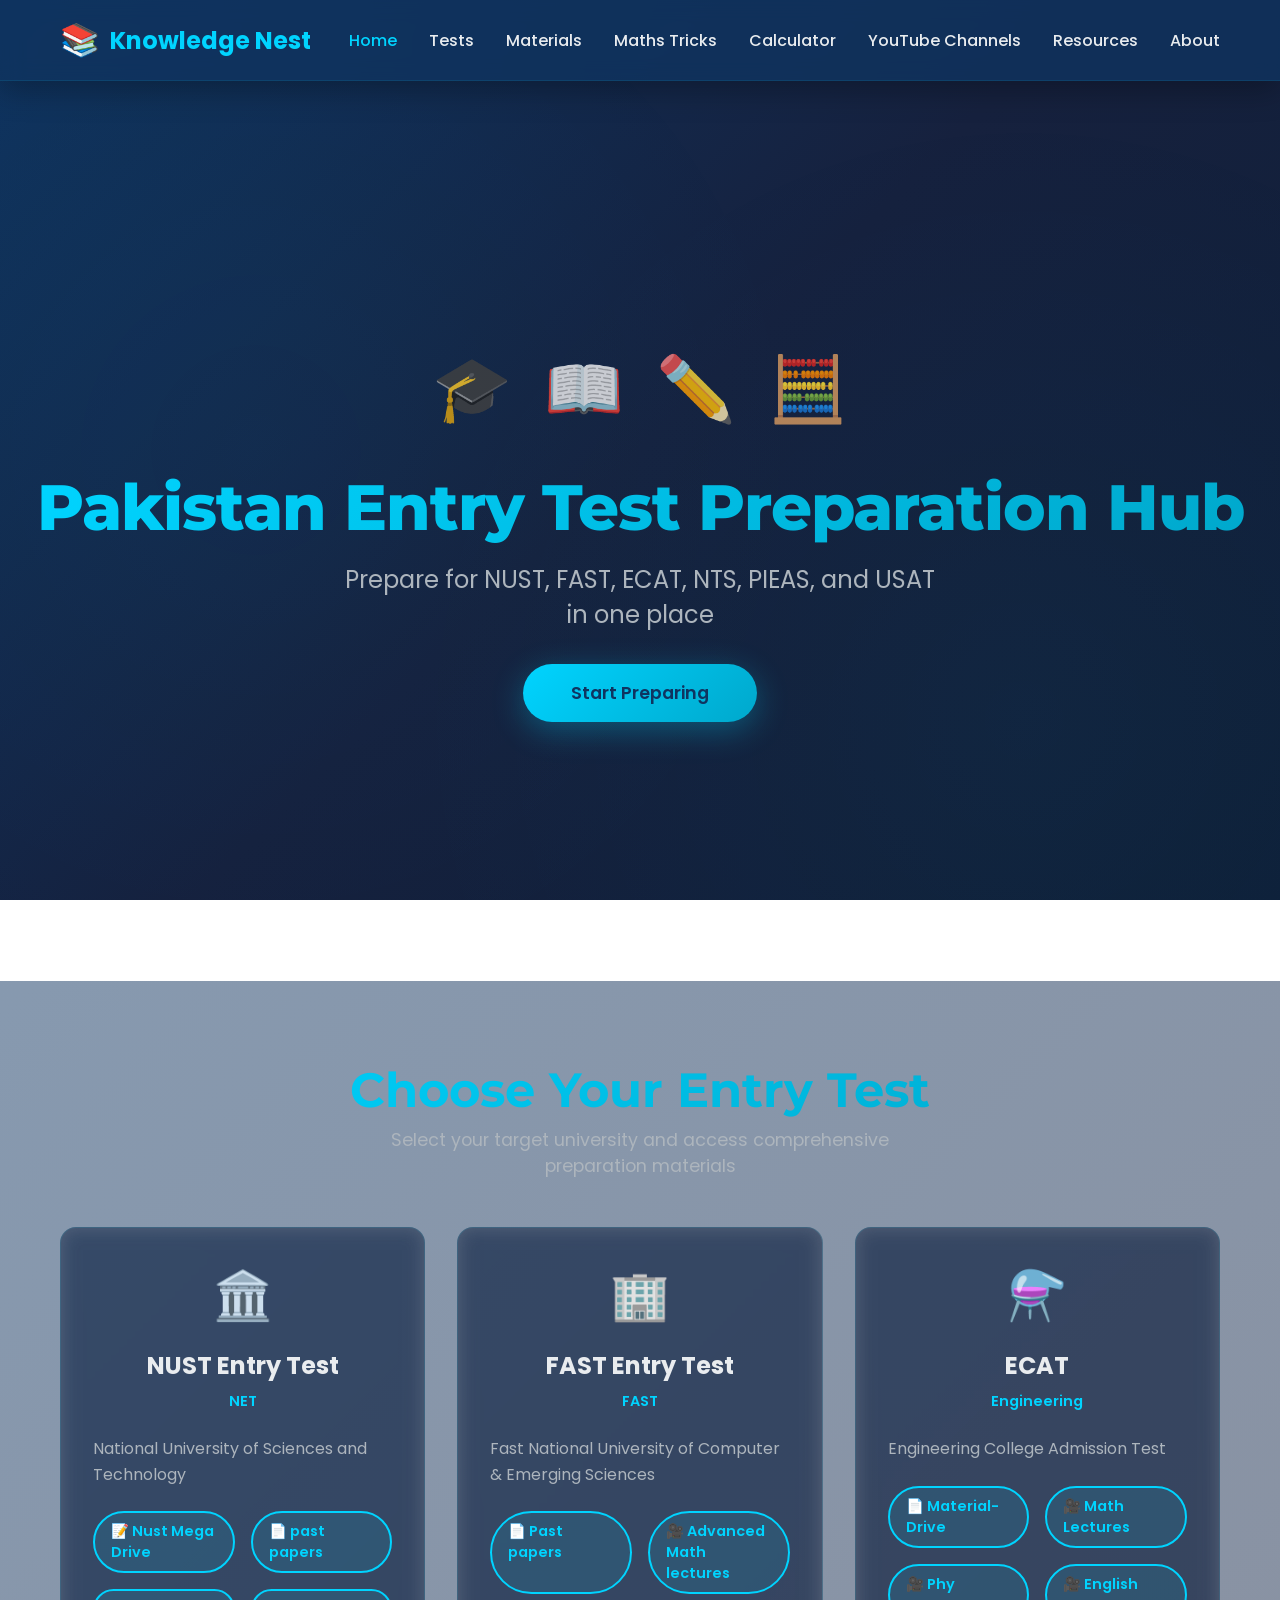
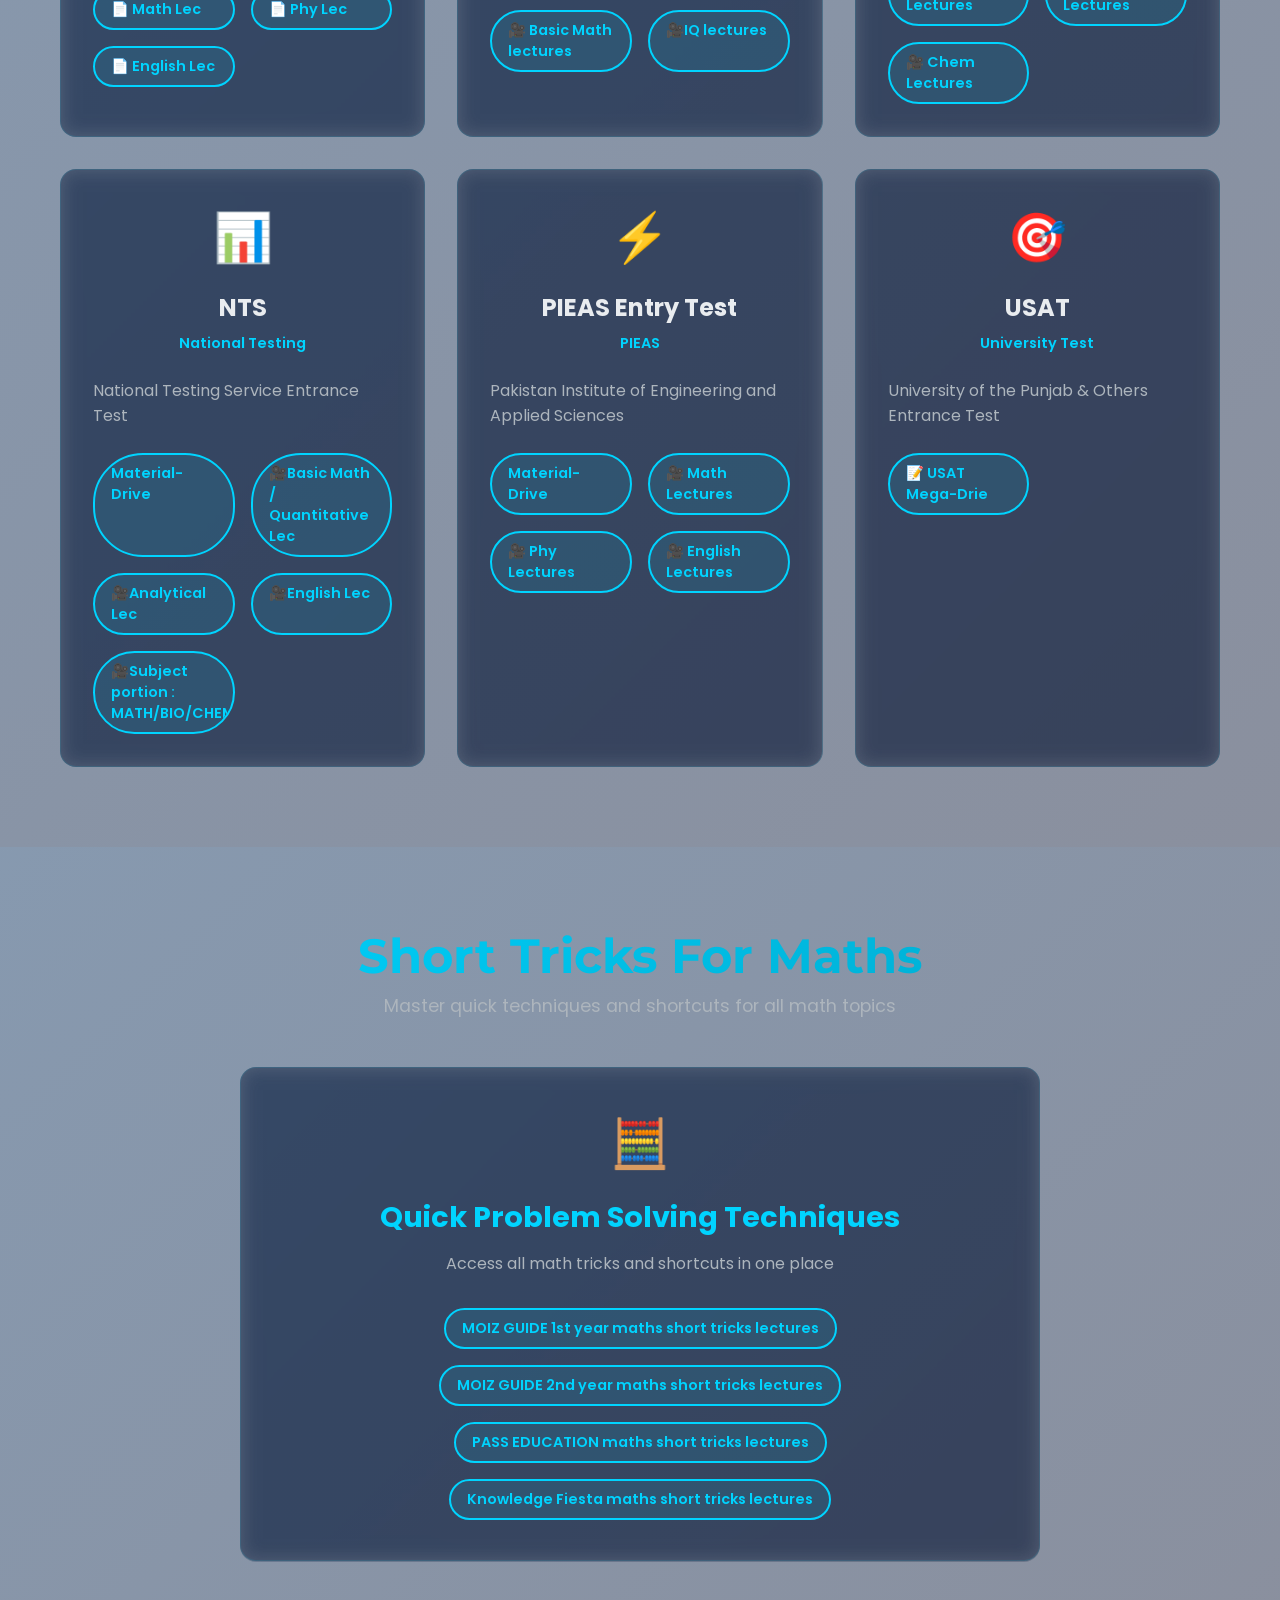
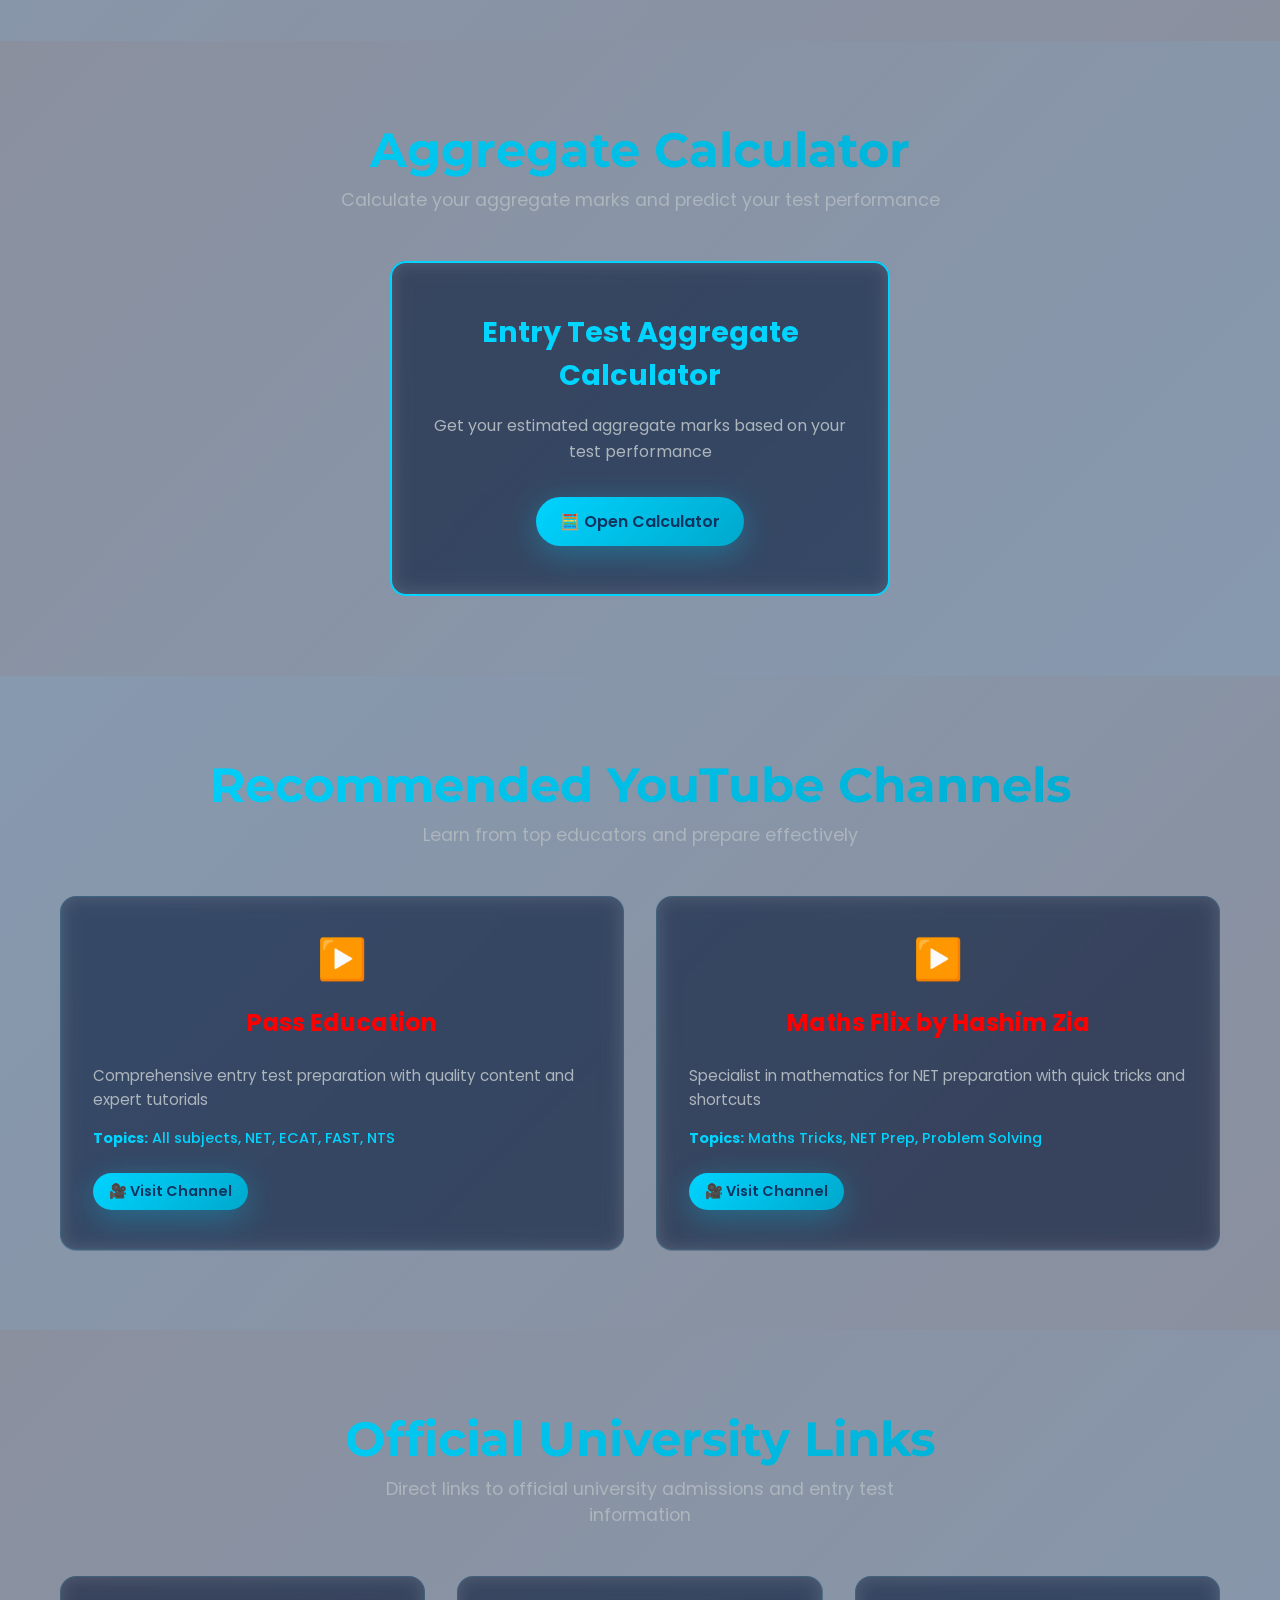
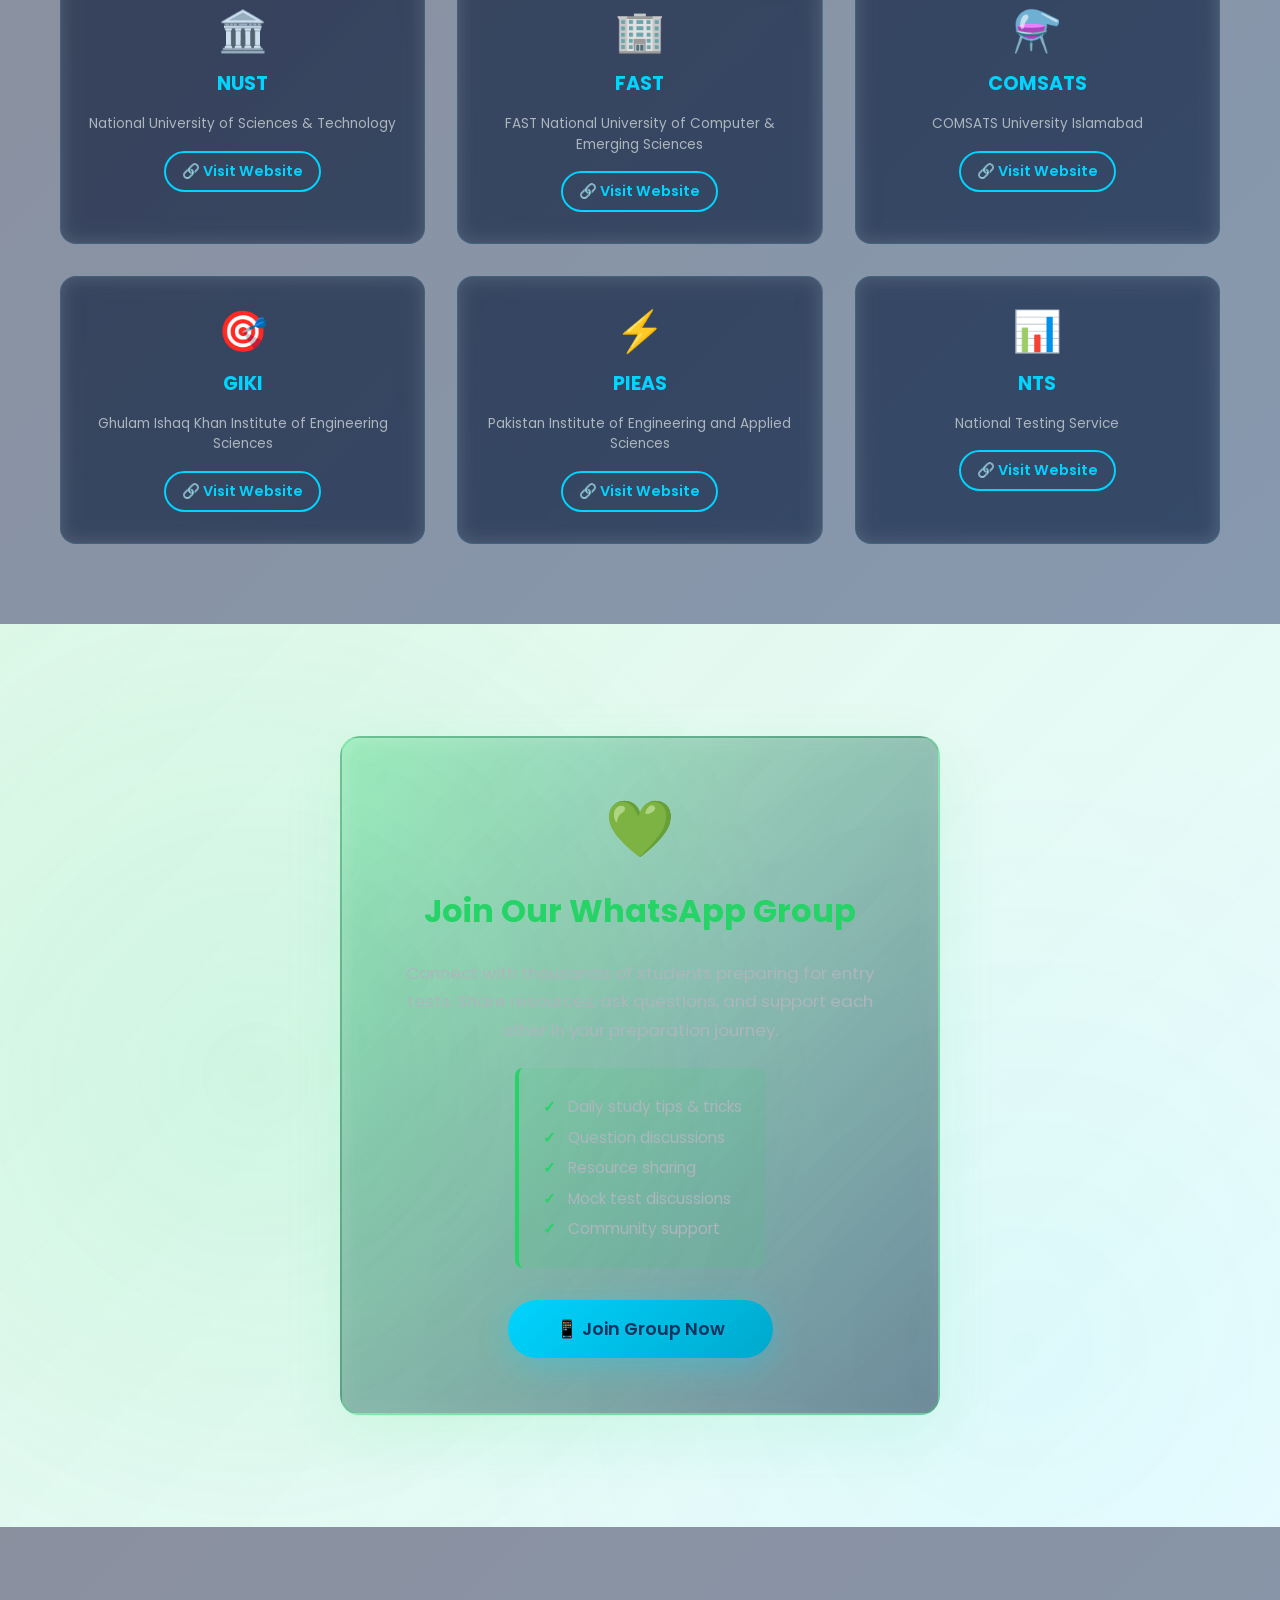
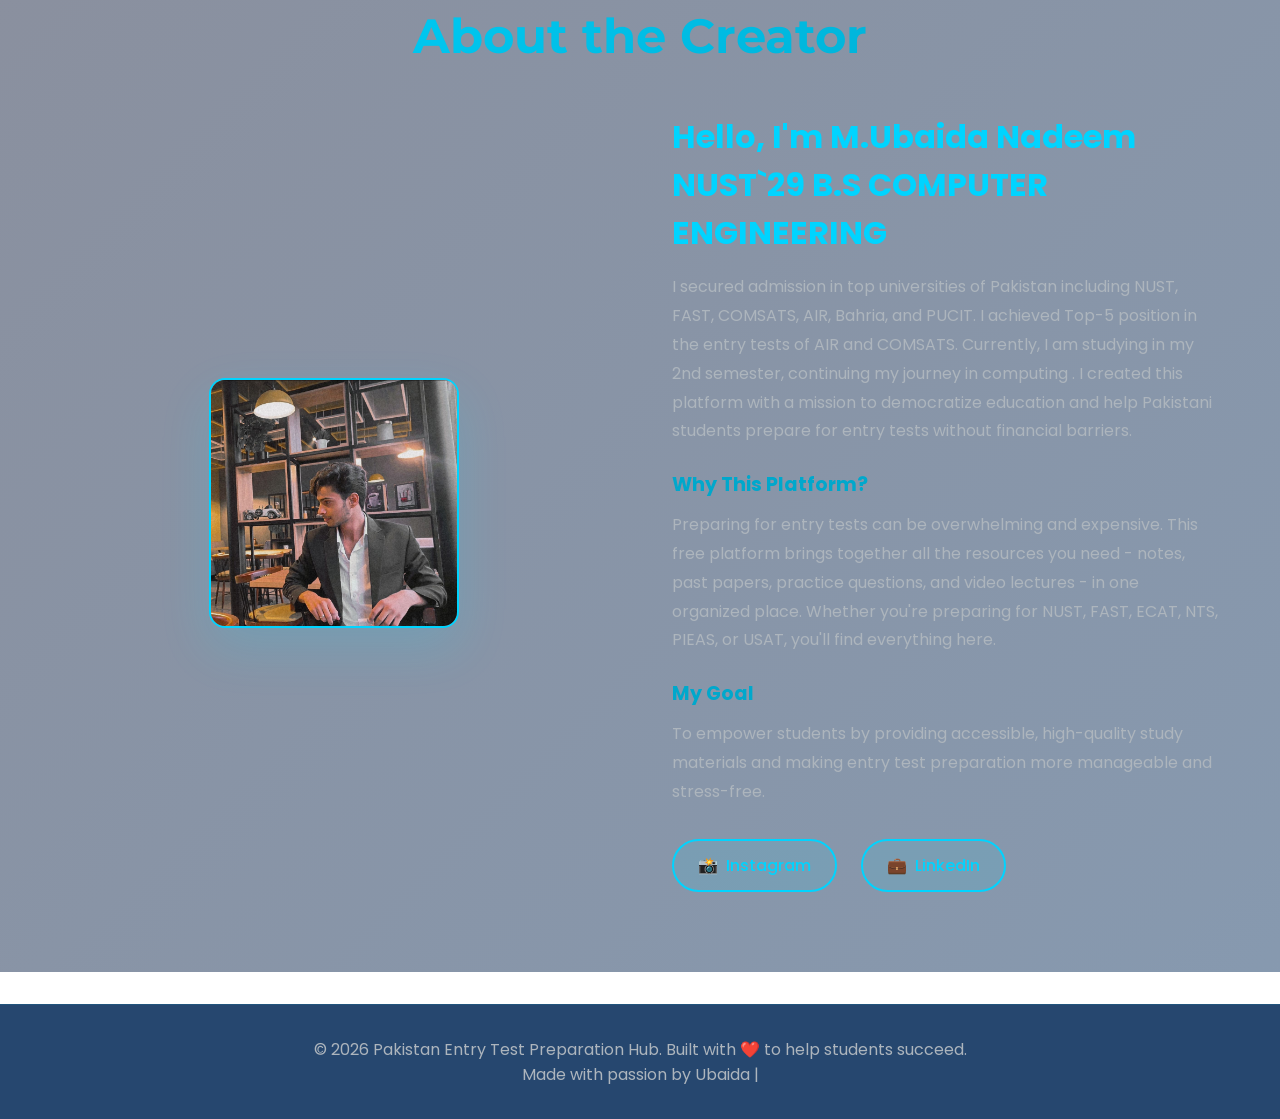
<file: index.html>
<!DOCTYPE html>
<html lang="en">
<head>
    <meta charset="UTF-8">
    <meta name="viewport" content="width=device-width, initial-scale=1.0">
    <title>Knowledge Nest - Entry Test Preparation Hub</title>
    <link rel="preconnect" href="https://fonts.googleapis.com">
    <link rel="preconnect" href="https://fonts.gstatic.com" crossorigin>
    <link href="https://fonts.googleapis.com/css2?family=Poppins:wght@300;400;500;600;700;800&family=Montserrat:wght@400;600;700&display=swap" rel="stylesheet">
    <link rel="stylesheet" href="style.css">
</head>
<body>
    <!-- Navigation Bar -->
    <nav class="navbar">
        <div class="nav-container">
            <div class="logo">
                <span class="logo-icon">📚</span>
                <span class="logo-text">Knowledge Nest</span>
            </div>
            <ul class="nav-menu" id="navMenu">
                <li><a href="#home" class="nav-link">Home</a></li>
                <li><a href="#tests" class="nav-link">Tests</a></li>
                <li><a href="#materials" class="nav-link">Materials</a></li>
                <li><a href="#maths-tricks" class="nav-link">Maths Tricks</a></li>
                <li><a href="#calculator" class="nav-link">Calculator</a></li>
                <li><a href="#youtube" class="nav-link">YouTube Channels</a></li>
                <li><a href="#resources" class="nav-link">Resources</a></li>
                <li><a href="#about" class="nav-link">About</a></li>
            </ul>
            <div class="hamburger" id="hamburger">
                <span></span>
                <span></span>
                <span></span>
            </div>
        </div>
    </nav>

    <!-- Home Section -->
    <section id="home" class="home">
        <div class="home-content">
            <div class="hero-icons">
                <span class="icon animate-icon">🎓</span>
                <span class="icon animate-icon" style="animation-delay: 0.2s;">📖</span>
                <span class="icon animate-icon" style="animation-delay: 0.4s;">✏️</span>
                <span class="icon animate-icon" style="animation-delay: 0.6s;">🧮</span>
            </div>
            <h1 class="hero-title">Pakistan Entry Test Preparation Hub</h1>
            <p class="hero-subtitle">Prepare for NUST, FAST, ECAT, NTS, PIEAS, and USAT in one place</p>
            <button class="btn btn-primary btn-large" onclick="scrollToSection('tests')">Start Preparing</button>
        </div>
        <div class="hero-background"></div>
    </section>

    <!-- Tests Section -->
    <section id="tests" class="tests">
        <div class="container">
            <h2 class="section-title">Choose Your Entry Test</h2>
            <p class="section-subtitle">Select your target university and access comprehensive preparation materials</p>
            
            <div class="tests-grid">
                <!-- NUST Entry Test -->
                <div class="test-card">
                    <div class="card-header">
                        <div class="university-logo">🏛️</div>
                        <h3>NUST Entry Test</h3>
                        <p class="test-code">NET</p>
                    </div>
                    <p class="card-description">National University of Sciences and Technology</p>
                    <div class="card-buttons">
                        <a href="https://drive.google.com/drive/folders/16oKgxksWUWHeahPIwkM_vG06MUa4ohKw_J4loPR1vzYjmjl9VrvodtEdC6orDWJ9TA8_faG2?usp=drive_link" class="btn btn-secondary btn-small" target="_blank">📝 Nust Mega Drive </a>
                        <a href="https://drive.google.com/drive/folders/1X7sVV3slZUR62rShEhABbH0Tcl1nIbeY?usp=sharing" class="btn btn-secondary btn-small" target="_blank">📄 past papers</a>
 <a href="https://www.youtube.com/results?search_query=hashim+zia+ecat+playlist" class="btn btn-secondary btn-small" target="_blank">📄 Math Lec</a>
                        <a href="https://www.youtube.com/watch?v=TVz7AzS-N4s&list=PLLshazbJTbB08GK3a7muoB-hEw8tKwVHc" class="btn btn-secondary btn-small" target="_blank">📄 Phy Lec</a>
                                  <a href="https://www.youtube.com/watch?v=llzNfITpHxY&list=PLLshazbJTbB1m6GFrnb6KJeSv5OKouvv_" class="btn btn-secondary btn-small" target="_blank">📄 English Lec</a>


                    </div>
                </div>

                <!-- FAST Entry Test -->
                <div class="test-card">
                    <div class="card-header">
                        <div class="university-logo">🏢</div>
                        <h3>FAST Entry Test</h3>
                        <p class="test-code">FAST</p>
                    </div>
                    <p class="card-description">Fast National University of Computer & Emerging Sciences</p>
                    <div class="card-buttons">

                        <a href="https://drive.google.com/drive/folders/14-y2aDyG3kKRCkk8WIot0n-thJroF9eB" class="btn btn-secondary btn-small" target="_blank">📄 Past papers </a>

                        <a href="https://www.youtube.com/results?search_query=hashim+zia+ecat+playlist" class="btn btn-secondary btn-small" target="_blank">🎥 Advanced Math lectures</a>
                                                <a href="https://www.youtube.com/watch?v=Qq6q47hhkO4&list=PL5b9mn6-ELrGGSbWcxjn4X0O8Ybcp4u1K" class="btn btn-secondary btn-small" target="_blank">🎥 Basic  Math lectures</a>
                                                                                                <a href="https://www.youtube.com/watch?v=p4jqMbwtNok&list=PL5b9mn6-ELrH2dAhFFOeCtX7wDXYWLDSQ" class="btn btn-secondary btn-small" target="_blank">🎥IQ lectures</a>
                    </div>
                </div>

                <!-- ECAT -->
                <div class="test-card">
                    <div class="card-header">
                        <div class="university-logo">⚗️</div>
                        <h3>ECAT</h3>
                        <p class="test-code">Engineering</p>
                    </div>
                    <p class="card-description">Engineering College Admission Test</p>
                    <div class="card-buttons">

                        <a href="https://drive.google.com/drive/folders/1ny4P-SXyLsAvmpn3-HfxwxGWUuAO95zI" class="btn btn-secondary btn-small" target="_blank">📄 Material-Drive</a>

                        <a href="https://www.youtube.com/results?search_query=hashim+zia+ecat+playlist" class="btn btn-secondary btn-small" target="_blank">🎥 Math Lectures</a>
                                                <a href="https://www.youtube.com/watch?v=TVz7AzS-N4s&list=PLLshazbJTbB08GK3a7muoB-hEw8tKwVHc" class="btn btn-secondary btn-small" target="_blank">🎥 Phy Lectures</a>
                                                  <a href="https://www.youtube.com/watch?v=A4LvAdEP2eY&list=PLLshazbJTbB0ikI_6zW1CJArexB0k5UCz" class="btn btn-secondary btn-small" target="_blank">🎥 English  Lectures</a>
                                                    <a href="https://www.youtube.com/watch?v=0HwQCkK3Z5o&list=PLLshazbJTbB3U3_ixXqi1mAtzil7HhvJ5" class="btn btn-secondary btn-small" target="_blank">🎥 Chem Lectures</a>
                    </div>
                </div>

                <!-- NTS -->
                <div class="test-card">
                    <div class="card-header">
                        <div class="university-logo">📊</div>
                        <h3>NTS</h3>
                        <p class="test-code">National Testing</p>
                    </div>
                    <p class="card-description">National Testing Service Entrance Test</p>
                    <div class="card-buttons">


<a href="https://drive.google.com/drive/folders/1kj-sAnwLjEA_gge1i0lunr57qT8mqf57  " class="btn btn-secondary btn-small" target="_blank"> Material-Drive</a>
                        <a href="https://www.youtube.com/watch?v=gPa_CYMYVuo&list=PLLshazbJTbB0fpYTbM5v5mlTBg9una_9j" class="btn btn-secondary btn-small" target="_blank">🎥Basic Math / Quantitative  Lec</a>
                                                <a href="https://www.youtube.com/watch?v=35AudgoKwrU&list=PLc0F1Xt49RmZ3xWa3FYWmAqPgpjIbXFAo" class="btn btn-secondary btn-small" target="_blank">🎥Analytical  Lec</a>
                                                                        <a href="https://www.youtube.com/watch?v=mjiyjdA_vPs&list=PLc0F1Xt49RmYcSIe9msRcV0YDGPlacsRT" class="btn btn-secondary btn-small" target="_blank">🎥English Lec</a>
                                                                                                <a href="https://www.youtube.com/watch?v=g88NPfpX-LU" class="btn btn-secondary btn-small" target="_blank">🎥Subject portion : MATH/BIO/CHEM/PHY</a>

                    </div>
                </div>

                <!-- PIEAS Entry Test -->
                <div class="test-card">
                    <div class="card-header">
                        <div class="university-logo">⚡</div>
                        <h3>PIEAS Entry Test</h3>
                        <p class="test-code">PIEAS</p>
                    </div>
                    <p class="card-description">Pakistan Institute of Engineering and Applied Sciences</p>
                    <div class="card-buttons">


           <a href="https://drive.google.com/drive/folders/1u4cdbtRr5OLsDUXXh41Zt-GhOK4Sc6Rp" class="btn btn-secondary btn-small" target="_blank"> Material-Drive</a>
                        <a href="https://www.youtube.com/watch?v=dLBgZHHbM70&list=PLLshazbJTbB2-qTtL9B9Gi7Ti6PxNeMkA" class="btn btn-secondary btn-small" target="_blank">🎥 Math Lectures</a>
                                                <a href="https://www.youtube.com/watch?v=b3r3aHttfrM&list=PLmTt6dObrwYoQQoWsZ9MtOgnl6neL964D" class="btn btn-secondary btn-small" target="_blank">🎥 Phy Lectures</a>
                                                                        <a href="https://www.youtube.com/watch?v=KjdmNG5Z5Bs&list=PL5b9mn6-ELrGlwBbXTimKqVwKsthZsRVP" class="btn btn-secondary btn-small" target="_blank">🎥 English Lectures</a>
                    </div>
                </div>

                <!-- USAT -->
                <div class="test-card">
                    <div class="card-header">
                        <div class="university-logo">🎯</div>
                        <h3>USAT</h3>
                        <p class="test-code">University Test</p>
                    </div>
                    <p class="card-description">University of the Punjab & Others Entrance Test</p>
                    <div class="card-buttons">
                        <a href="https://drive.google.com/drive/folders/14E7aX0knHRWJSGwp7XkuMUIdGY5Oyyu_" class="btn btn-secondary btn-small" target="_blank">📝 USAT Mega-Drie </a>

                    </div>
                </div>
            </div>
        </div>
    </section>

   

    <!-- Maths Tricks & Short Lectures Section -->
    <section id="maths-tricks" class="maths-tricks">
        <div class="container">
            <h2 class="section-title">Short Tricks For Maths</h2>
            <p class="section-subtitle">Master quick techniques and shortcuts for all math topics</p>
            
            <div class="single-tricks-wrapper">
                <div class="single-tricks-card">
                    <div class="tricks-content">
                        <span class="tricks-main-icon">🧮</span>
                        <h3>Quick Problem Solving Techniques</h3>
                        <p class="tricks-main-description">Access all math tricks and shortcuts in one place</p>
                    </div>
                    <div class="tricks-links">

                        <a href="https://www.youtube.com/watch?v=CSzGq4S8Ghs&list=PLU5Bywz55Dc8VEOWVNki9VEnDviAidjhK" class="btn btn-secondary btn-small" target="_blank">MOIZ GUIDE 1st year maths short tricks lectures</a>
                        
                        <a href="https://www.youtube.com/watch?v=rqLQnJYhRZI&list=PLU5Bywz55Dc9RPFqnwWQVzJNbt-78fV7a" class="btn btn-secondary btn-small" target="_blank">MOIZ GUIDE 2nd  year maths short tricks lectures</a>
                        <a href="https://www.youtube.com/watch?v=dt2F7jjF_L0&list=PLLshazbJTbB1XZ_s4VWCeLRFmau-XjFwT" class="btn btn-secondary btn-small" target="_blank">PASS EDUCATION maths short tricks lectures</a>
                                            <a href="https://www.youtube.com/watch?v=laOtAwbguJE&list=PL1ph77fORvEAoBPqUl2jC5T63nFNQlxrj" class="btn btn-secondary btn-small" target="_blank">Knowledge Fiesta maths short tricks lectures</a>


                    </div>
                </div>
            </div>
        </div>
    </section>

    <!-- Aggregate Calculator Section -->
    <section id="calculator" class="calculator">
        <div class="container">
            <h2 class="section-title">Aggregate Calculator</h2>
            <p class="section-subtitle">Calculate your aggregate marks and predict your test performance</p>
            
            <div class="calculator-wrapper">
                <div class="calculator-card">
                    <h3>Entry Test Aggregate Calculator</h3>
                    <p class="calculator-description">Get your estimated aggregate marks based on your test performance</p>
                    <div class="calculator-buttons">
                        <a href="https://nustrive1.vercel.app/calculator" class="btn btn-primary" target="_blank">🧮 Open Calculator</a>
                    </div>
                </div>
            </div>
        </div>
    </section>

    <!-- YouTube Channels Section -->
    <section id="youtube" class="youtube-channels">
        <div class="container">
            <h2 class="section-title">Recommended YouTube Channels</h2>
            <p class="section-subtitle">Learn from top educators and prepare effectively</p>
            
            <div class="youtube-grid">
                <!-- Pass Education -->
                <div class="youtube-card">
                    <div class="youtube-header">
                        <span class="youtube-icon">▶️</span>
                        <h3>Pass Education</h3>
                    </div>
                    <p class="youtube-description">Comprehensive entry test preparation with quality content and expert tutorials</p>
                    <p class="youtube-topics"><strong>Topics:</strong> All subjects, NET, ECAT, FAST, NTS</p>
                    <a href="https://www.youtube.com/@passeducationsystem" class="btn btn-primary btn-small" target="_blank">🎥 Visit Channel</a>
                </div>

                <!-- Maths Flix by Hashim Zia -->
                <div class="youtube-card">
                    <div class="youtube-header">
                        <span class="youtube-icon">▶️</span>
                        <h3>Maths Flix by Hashim Zia</h3>
                    </div>
                    <p class="youtube-description">Specialist in mathematics for NET preparation with quick tricks and shortcuts</p>
                    <p class="youtube-topics"><strong>Topics:</strong> Maths Tricks, NET Prep, Problem Solving</p>
                    <a href="https://www.youtube.com/@MathsflixPhysikomatics" class="btn btn-primary btn-small" target="_blank">🎥 Visit Channel</a>
                </div>
            </div>
        </div>
    </section>

    <!-- Official University Links Section -->
    <section id="university-links" class="university-links">
        <div class="container">
            <h2 class="section-title">Official University Links</h2>
            <p class="section-subtitle">Direct links to official university admissions and entry test information</p>
            
            <div class="links-grid">
                <!-- NUST -->
                <div class="link-card">
                    <div class="link-header">
                        <span class="link-icon">🏛️</span>
                        <h3>NUST</h3>
                    </div>
                    <p>National University of Sciences & Technology</p>
                    <a href="https://ugadmissions.nust.edu.pk/k" class="btn btn-outline btn-small" target="_blank">🔗 Visit Website</a>
                </div>

                <!-- FAST -->
                <div class="link-card">
                    <div class="link-header">
                        <span class="link-icon">🏢</span>
                        <h3>FAST</h3>
                    </div>
                    <p>FAST National University of Computer & Emerging Sciences</p>
                    <a href="https://www.nu.edu.pk/" class="btn btn-outline btn-small" target="_blank">🔗 Visit Website</a>
                </div>

                <!-- COMSATS -->
                <div class="link-card">
                    <div class="link-header">
                        <span class="link-icon">⚗️</span>
                        <h3>COMSATS</h3>
                    </div>
                    <p>COMSATS University Islamabad</p>
                    <a href="https://comsats.org/comsats-institute-of-information-technology-ciit/" class="btn btn-outline btn-small" target="_blank">🔗 Visit Website</a>
                </div>

                <!-- GIKI -->
                <div class="link-card">
                    <div class="link-header">
                        <span class="link-icon">🎯</span>
                        <h3>GIKI</h3>
                    </div>
                    <p>Ghulam Ishaq Khan Institute of Engineering Sciences</p>
                    <a href="https://giki.edu.pk/" class="btn btn-outline btn-small" target="_blank">🔗 Visit Website</a>
                </div>

                <!-- PIEAS -->
                <div class="link-card">
                    <div class="link-header">
                        <span class="link-icon">⚡</span>
                        <h3>PIEAS</h3>
                    </div>
                    <p>Pakistan Institute of Engineering and Applied Sciences</p>
                    <a href="https://www.pieas.edu.pk/" class="btn btn-outline btn-small" target="_blank">🔗 Visit Website</a>
                </div>

                <!-- NTS -->
                <div class="link-card">
                    <div class="link-header">
                        <span class="link-icon">📊</span>
                        <h3>NTS</h3>
                    </div>
                    <p>National Testing Service</p>
                    <a href="https://www.nts.org.pk/new/" class="btn btn-outline btn-small" target="_blank">🔗 Visit Website</a>
                </div>
            </div>
        </div>
    </section>

    <!-- WhatsApp Community Section -->
    <section id="whatsapp" class="whatsapp-section">
        <div class="container">
            <div class="whatsapp-wrapper">
                <div class="whatsapp-card">
                    <div class="whatsapp-header">
                        <span class="whatsapp-icon">💚</span>
                        <h2>Join Our WhatsApp Group</h2>
                    </div>
                    <p class="whatsapp-description">Connect with thousands of students preparing for entry tests. Share resources, ask questions, and support each other in your preparation journey.</p>
                    <p class="whatsapp-features">
                        <strong>✓</strong> Daily study tips & tricks<br>
                        <strong>✓</strong> Question discussions<br>
                        <strong>✓</strong> Resource sharing<br>
                        <strong>✓</strong> Mock test discussions<br>
                        <strong>✓</strong> Community support
                    </p>
                    <a href="https://chat.whatsapp.com/CJNXOCIhLgrA9oVqoDhmdr" class="btn btn-primary btn-large" target="_blank">📱 Join Group Now</a>
                </div>
            </div>
        </div>
    </section>



    <!-- About Section -->
    <section id="about" class="about">
        <div class="container">
            <h2 class="section-title">About the Creator</h2>
            
            <div class="about-content">
                <div class="about-image">
                    <img src="mypic.jpg.jpeg" alt="Creator Photo" class="creator-photo" onerror="this.style.display='none'">
                   
                </div>
                
                <div class="about-text">
                    <h3>Hello, I'm M.Ubaida Nadeem  NUST`29 B.S COMPUTER  ENGINEERING</h3>
                    <p>I secured admission in top universities of Pakistan including NUST, FAST, COMSATS, AIR, Bahria, and PUCIT.
I achieved Top-5 position in the entry tests of AIR and COMSATS.
Currently, I am studying in my 2nd semester, continuing my journey in computing . I created this platform with a mission to democratize education and help Pakistani students prepare for entry tests without financial barriers.</p>
                    
                    <h4>Why This Platform?</h4>
                    <p>Preparing for entry tests can be overwhelming and expensive. This free platform brings together all the resources you need - notes, past papers, practice questions, and video lectures - in one organized place. Whether you're preparing for NUST, FAST, ECAT, NTS, PIEAS, or USAT, you'll find everything here.</p>
                    
                    <h4>My Goal</h4>
                    <p>To empower students by providing accessible, high-quality study materials and making entry test preparation more manageable and stress-free.</p>
                    
                    <div class="social-links">
                        <a href="https://www.instagram.com/iamubaid.a?igsh=MTZzcmoycDRrcDRzZw==" class="social-link" target="_blank" title="Instagram">
                            <span>📸</span> Instagram
                        </a>


                        </a>
                        <a href="https://www.linkedin.com/in/muhammad-ubaida-nadeem-313864384?utm_source=share_via&utm_content=profile&utm_medium=member_android" class="social-link" target="_blank" title="LinkedIn">
                            <span>💼</span> LinkedIn
                        </a>
                    </div>
                </div>
            </div>
        </div>
    </section>

    <!-- Footer -->
    <footer class="footer">
        <div class="container">
            <p>&copy; 2026 Pakistan Entry Test Preparation Hub. Built with ❤️ to help students succeed.</p>
            <p>Made with passion by Ubaida |
        </div>
    </footer>

    <script src="script.js"></script>
</body>
</html>
</file>
<file: style.css>
* {
    margin: 0;
    padding: 0;
    box-sizing: border-box;
}

:root {
    --primary-color: #0f3460;
    --secondary-color: #16213e;
    --accent-color: #00d4ff;
    --accent-glow: #00d4ff;
    --text-primary: #e9ecef;
    --text-secondary: #adb5bd;
    --card-bg: rgba(22, 33, 62, 0.4);
    --card-border: rgba(0, 212, 255, 0.1);
    --button-shadow: 0 8px 32px rgba(0, 212, 255, 0.1);
    --transition: all 0.3s cubic-bezier(0.4, 0, 0.2, 1);
}

html {
    scroll-behavior: smooth;
}

body {
    font-family: 'Poppins', sans-serif;
    background: linear-gradient(135deg, #0f3460 0%, #16213e 50%, #0f1f38 100%);
    background-attachment: fixed;
    color: var(--text-primary);
    overflow-x: hidden;
    position: relative;
}

/* Subtle background pattern */
body::before {
    content: '';
    position: fixed;
    top: 0;
    left: 0;
    width: 100%;
    height: 100%;
    background-image: 
        radial-gradient(circle at 20% 50%, rgba(0, 212, 255, 0.03) 0%, transparent 50%),
        radial-gradient(circle at 80% 80%, rgba(0, 212, 255, 0.03) 0%, transparent 50%);
    pointer-events: none;
    z-index: -1;
}

.container {
    max-width: 1200px;
    margin: 0 auto;
    padding: 0 20px;
}

/* Navigation Bar */
.navbar {
    position: sticky;
    top: 0;
    z-index: 1000;
    background: rgba(15, 52, 96, 0.8);
    backdrop-filter: blur(10px);
    border-bottom: 1px solid var(--card-border);
    box-shadow: 0 8px 32px rgba(0, 0, 0, 0.3);
}

.nav-container {
    max-width: 1200px;
    margin: 0 auto;
    padding: 1rem 20px;
    display: flex;
    justify-content: space-between;
    align-items: center;
}

.logo {
    display: flex;
    align-items: center;
    gap: 10px;
    font-size: clamp(1rem, 3vw, 1.5rem);
    font-weight: 700;
    color: var(--accent-color);
    text-decoration: none;
    white-space: nowrap;
}

.logo-icon {
    font-size: 2rem;
    animation: bobbing 2s infinite ease-in-out;
}

.nav-menu {
    display: flex;
    list-style: none;
    gap: 2rem;
}

.nav-link {
    color: var(--text-primary);
    text-decoration: none;
    font-weight: 500;
    transition: var(--transition);
    position: relative;
}

.nav-link::after {
    content: '';
    position: absolute;
    bottom: -5px;
    left: 0;
    width: 0;
    height: 2px;
    background: linear-gradient(90deg, var(--accent-color), transparent);
    transition: width 0.3s ease;
}

.nav-link:hover {
    color: var(--accent-color);
}

.nav-link:hover::after {
    width: 100%;
}

.hamburger {
    display: none;
    flex-direction: column;
    cursor: pointer;
    gap: 6px;
}

.hamburger span {
    width: 25px;
    height: 3px;
    background: var(--accent-color);
    border-radius: 2px;
    transition: var(--transition);
}

/* Home Section */
.home {
    min-height: 100vh;
    display: flex;
    align-items: center;
    justify-content: center;
    position: relative;
    overflow: hidden;
    padding: 2rem 0;
}

.home-content {
    text-align: center;
    z-index: 2;
    animation: slideUp 0.8s ease-out;
}

.hero-icons {
    display: flex;
    justify-content: center;
    gap: 2rem;
    margin-bottom: 2rem;
    flex-wrap: wrap;
}

.icon {
    font-size: 4rem;
    opacity: 0.8;
}

.animate-icon {
    animation: float 3s ease-in-out infinite;
}

.hero-title {
    font-family: 'Montserrat', sans-serif;
    font-size: clamp(2.5rem, 8vw, 4rem);
    margin-bottom: 1rem;
    font-weight: 800;
    background: linear-gradient(135deg, var(--accent-color), #00a8cc);
    -webkit-background-clip: text;
    -webkit-text-fill-color: transparent;
    background-clip: text;
    letter-spacing: -1px;
}

.hero-subtitle {
    font-size: clamp(1rem, 3vw, 1.5rem);
    color: var(--text-secondary);
    margin-bottom: 2rem;
    max-width: 600px;
    margin-left: auto;
    margin-right: auto;
}

.btn {
    padding: 0.75rem 1.5rem;
    border: none;
    border-radius: 50px;
    font-family: 'Poppins', sans-serif;
    font-weight: 600;
    cursor: pointer;
    text-decoration: none;
    display: inline-block;
    transition: var(--transition);
    font-size: 1rem;
    text-transform: none;
}

.btn-primary {
    background: linear-gradient(135deg, var(--accent-color), #00a8cc);
    color: #0f3460;
    box-shadow: 0 8px 32px rgba(0, 212, 255, 0.3);
}

.btn-primary:hover {
    transform: translateY(-3px);
    box-shadow: 0 12px 48px rgba(0, 212, 255, 0.5);
}

.btn-secondary {
    background: rgba(0, 212, 255, 0.1);
    color: var(--accent-color);
    border: 2px solid var(--accent-color);
}

.btn-secondary:hover {
    background: var(--accent-color);
    color: #0f3460;
    box-shadow: var(--button-shadow);
    transform: translateY(-2px);
}

.btn-accent {
    background: rgba(0, 212, 255, 0.15);
    color: var(--accent-color);
    border: 1px solid var(--accent-color);
}

.btn-accent:hover {
    background: var(--accent-color);
    color: #0f3460;
    transform: translateY(-2px);
}

.btn-outline {
    background: transparent;
    color: var(--accent-color);
    border: 2px solid var(--accent-color);
}

.btn-outline:hover {
    background: var(--accent-color);
    color: #0f3460;
    transform: translateY(-2px);
}

.btn-large {
    padding: 1rem 3rem;
    font-size: 1.1rem;
}

.btn-small {
    padding: 0.5rem 1rem;
    font-size: 0.9rem;
}

/* Section Styles */
section {
    padding: 5rem 0;
}

.section-title {
    font-family: 'Montserrat', sans-serif;
    font-size: clamp(2rem, 5vw, 3rem);
    text-align: center;
    margin-bottom: 0.5rem;
    background: linear-gradient(135deg, var(--accent-color), #00a8cc);
    -webkit-background-clip: text;
    -webkit-text-fill-color: transparent;
    background-clip: text;
    font-weight: 700;
}

.section-subtitle {
    text-align: center;
    color: var(--text-secondary);
    font-size: 1.1rem;
    margin-bottom: 3rem;
    max-width: 600px;
    margin-left: auto;
    margin-right: auto;
}

/* Tests Section */
.tests {
    background: linear-gradient(135deg, rgba(15, 52, 96, 0.5), rgba(22, 33, 62, 0.5));
}

.tests-grid {
    display: grid;
    grid-template-columns: repeat(auto-fit, minmax(300px, 1fr));
    gap: 2rem;
    margin-top: 2rem;
}

.test-card {
    background: var(--card-bg);
    backdrop-filter: blur(10px);
    border: 1px solid var(--card-border);
    border-radius: 16px;
    padding: 2rem;
    transition: var(--transition);
    animation: fadeInUp 0.6s ease-out;
}

.test-card:hover {
    transform: translateY(-8px);
    border-color: rgba(0, 212, 255, 0.3);
    box-shadow: 0 20px 50px rgba(0, 212, 255, 0.15);
}

.card-header {
    text-align: center;
    margin-bottom: 1.5rem;
}

.university-logo {
    font-size: 3rem;
    margin-bottom: 1rem;
    display: inline-block;
}

.card-header h3 {
    font-size: 1.5rem;
    margin-bottom: 0.5rem;
}

.test-code {
    color: var(--accent-color);
    font-weight: 600;
    font-size: 0.9rem;
}

.card-description {
    color: var(--text-secondary);
    margin-bottom: 1.5rem;
    line-height: 1.6;
}

.card-buttons {
    display: grid;
    grid-template-columns: 1fr 1fr;
    gap: 1rem;
}

/* Materials Section */
.materials {
    background: linear-gradient(135deg, rgba(22, 33, 62, 0.5), rgba(15, 52, 96, 0.5));
}

.materials-grid {
    display: grid;
    grid-template-columns: repeat(auto-fit, minmax(280px, 1fr));
    gap: 2rem;
}

.material-card {
    background: var(--card-bg);
    backdrop-filter: blur(10px);
    border: 1px solid var(--card-border);
    border-radius: 16px;
    padding: 2rem;
    text-align: center;
    transition: var(--transition);
    animation: fadeInUp 0.6s ease-out;
}

.material-card:hover {
    transform: translateY(-8px);
    border-color: rgba(0, 212, 255, 0.3);
    box-shadow: 0 20px 50px rgba(0, 212, 255, 0.15);
}

.material-header {
    margin-bottom: 1rem;
}

.material-icon {
    font-size: 3rem;
    display: block;
    margin-bottom: 1rem;
}

.material-card h3 {
    font-size: 1.3rem;
    margin-bottom: 0.5rem;
}

.material-description {
    color: var(--text-secondary);
    margin-bottom: 1.5rem;
    font-size: 0.95rem;
}

.material-buttons {
    display: grid;
    grid-template-columns: 1fr 1fr;
    gap: 0.75rem;
}

/* WhatsApp Community Section */
.whatsapp-section {
    background: linear-gradient(135deg, rgba(37, 211, 102, 0.15), rgba(0, 212, 255, 0.08));
    position: relative;
    overflow: hidden;
}

.whatsapp-section::before {
    content: '';
    position: absolute;
    top: 0;
    left: 0;
    right: 0;
    bottom: 0;
    background: radial-gradient(circle at 20% 50%, rgba(37, 211, 102, 0.1) 0%, transparent 50%),
                radial-gradient(circle at 80% 80%, rgba(0, 212, 255, 0.05) 0%, transparent 50%);
    pointer-events: none;
}

.whatsapp-wrapper {
    display: flex;
    justify-content: center;
    align-items: center;
    padding: 2rem 0;
    position: relative;
    z-index: 1;
}

.whatsapp-card {
    background: linear-gradient(135deg, rgba(37, 211, 102, 0.2), rgba(22, 33, 62, 0.5));
    backdrop-filter: blur(10px);
    border: 2px solid rgba(37, 211, 102, 0.3);
    border-radius: 20px;
    padding: 3rem;
    text-align: center;
    max-width: 600px;
    width: 100%;
    animation: slideUp 0.8s ease-out;
    transition: var(--transition);
    box-shadow: 0 20px 60px rgba(37, 211, 102, 0.1);
}

.whatsapp-card:hover {
    transform: translateY(-10px);
    border-color: rgba(37, 211, 102, 0.5);
    box-shadow: 0 30px 80px rgba(37, 211, 102, 0.2);
}

.whatsapp-header {
    margin-bottom: 1.5rem;
}

.whatsapp-icon {
    font-size: 3.5rem;
    display: block;
    margin-bottom: 1rem;
    animation: float 3s ease-in-out infinite;
}

.whatsapp-card h2 {
    font-size: 2rem;
    color: #25d366;
    margin-bottom: 0.5rem;
    font-weight: 700;
}

.whatsapp-description {
    color: var(--text-secondary);
    font-size: 1.05rem;
    line-height: 1.7;
    margin-bottom: 1.5rem;
}

.whatsapp-features {
    background: rgba(37, 211, 102, 0.1);
    border-left: 4px solid #25d366;
    padding: 1.5rem;
    border-radius: 8px;
    margin-bottom: 2rem;
    color: var(--text-secondary);
    text-align: left;
    display: inline-block;
    line-height: 2;
    font-size: 0.95rem;
}

.whatsapp-features strong {
    color: #25d366;
    margin-right: 0.5rem;
}

/* Resources Section */
.resources {
    background: linear-gradient(135deg, rgba(15, 52, 96, 0.5), rgba(22, 33, 62, 0.5));
}

.resources-grid {
    display: grid;
    grid-template-columns: repeat(auto-fit, minmax(250px, 1fr));
    gap: 2rem;
}

.resource-card {
    background: var(--card-bg);
    backdrop-filter: blur(10px);
    border: 1px solid var(--card-border);
    border-radius: 16px;
    padding: 2.5rem 2rem;
    text-align: center;
    transition: var(--transition);
    animation: fadeInUp 0.6s ease-out;
}

.resource-card:hover {
    transform: translateY(-8px);
    border-color: rgba(0, 212, 255, 0.3);
    box-shadow: 0 20px 50px rgba(0, 212, 255, 0.15);
}

.resource-icon {
    font-size: 3.5rem;
    margin-bottom: 1.5rem;
    display: block;
}

.resource-card h3 {
    font-size: 1.3rem;
    margin-bottom: 0.75rem;
}

.resource-card p {
    color: var(--text-secondary);
    margin-bottom: 1.5rem;
    font-size: 0.95rem;
}

/* About Section */
.about {
    background: linear-gradient(135deg, rgba(22, 33, 62, 0.5), rgba(15, 52, 96, 0.5));
}

.about-content {
    display: grid;
    grid-template-columns: 1fr 1fr;
    gap: 4rem;
    align-items: center;
    margin-top: 3rem;
}

.about-image {
    text-align: center;
    position: relative;
}

.creator-photo {
    width: 250px;
    height: 250px;
    object-fit: cover;
    border-radius: 16px;
    border: 2px solid var(--accent-color);
    box-shadow: 0 20px 50px rgba(0, 212, 255, 0.15);
    animation: float 3s ease-in-out infinite;
    display: block;
    margin: 0 auto;
}

.profile-placeholder {
    width: 250px;
    height: 250px;
    margin: 0 auto;
    background: linear-gradient(135deg, rgba(0, 212, 255, 0.2), rgba(0, 212, 255, 0.1));
    border: 2px solid var(--accent-color);
    border-radius: 16px;
    display: flex;
    align-items: center;
    justify-content: center;
    font-size: 5rem;
    box-shadow: 0 20px 50px rgba(0, 212, 255, 0.15);
    animation: float 3s ease-in-out infinite;
}

.about-text h3 {
    font-size: 2rem;
    margin-bottom: 1rem;
    color: var(--accent-color);
}

.about-text h4 {
    font-size: 1.2rem;
    margin-top: 1.5rem;
    margin-bottom: 0.75rem;
    color: #00a8cc;
}

.about-text p {
    color: var(--text-secondary);
    line-height: 1.8;
    margin-bottom: 1.5rem;
    font-size: 1rem;
}

.social-links {
    display: flex;
    gap: 1.5rem;
    flex-wrap: wrap;
    margin-top: 2rem;
}

.social-link {
    display: inline-flex;
    align-items: center;
    gap: 0.5rem;
    padding: 0.75rem 1.5rem;
    background: rgba(0, 212, 255, 0.1);
    border: 2px solid var(--accent-color);
    border-radius: 50px;
    color: var(--accent-color);
    text-decoration: none;
    transition: var(--transition);
    font-weight: 500;
}

.social-link:hover {
    background: var(--accent-color);
    color: #0f3460;
    transform: translateY(-3px);
}

/* Footer */
.footer {
    background: rgba(15, 52, 96, 0.9);
    border-top: 1px solid var(--card-border);
    padding: 2rem 0;
    text-align: center;
    color: var(--text-secondary);
    margin-top: 2rem;
}

.footer a {
    color: var(--accent-color);
    text-decoration: none;
    transition: var(--transition);
}

.footer a:hover {
    color: #00a8cc;
    text-decoration: underline;
}

/* Animations */
@keyframes float {
    0%, 100% {
        transform: translateY(0px);
    }
    50% {
        transform: translateY(-20px);
    }
}

@keyframes bobbing {
    0%, 100% {
        transform: translateY(0px) rotate(0deg);
    }
    50% {
        transform: translateY(-10px) rotate(5deg);
    }
}

@keyframes slideUp {
    from {
        opacity: 0;
        transform: translateY(40px);
    }
    to {
        opacity: 1;
        transform: translateY(0);
    }
}

@keyframes fadeInUp {
    from {
        opacity: 0;
        transform: translateY(30px);
    }
    to {
        opacity: 1;
        transform: translateY(0);
    }
}

@keyframes scaleIn {
    from {
        opacity: 0;
        transform: scale(0.9);
    }
    to {
        opacity: 1;
        transform: scale(1);
    }
}

/* Maths Tricks Section */
.maths-tricks {
    background: linear-gradient(135deg, rgba(15, 52, 96, 0.5), rgba(22, 33, 62, 0.5));
}

.single-tricks-wrapper {
    display: flex;
    justify-content: center;
    align-items: center;
    margin-top: 2rem;
}

.single-tricks-card {
    background: var(--card-bg);
    backdrop-filter: blur(10px);
    border: 1px solid var(--card-border);
    border-radius: 16px;
    padding: 2.5rem;
    text-align: center;
    max-width: 800px;
    width: 100%;
    animation: fadeInUp 0.6s ease-out;
    transition: var(--transition);
}

.single-tricks-card:hover {
    transform: translateY(-8px);
    border-color: rgba(0, 212, 255, 0.3);
    box-shadow: 0 20px 50px rgba(0, 212, 255, 0.15);
}

.tricks-content {
    margin-bottom: 2rem;
}

.tricks-main-icon {
    font-size: 3rem;
    display: block;
    margin-bottom: 1rem;
}

.single-tricks-card h3 {
    font-size: 1.8rem;
    margin-bottom: 0.75rem;
    color: var(--accent-color);
}

.tricks-main-description {
    color: var(--text-secondary);
    font-size: 1rem;
    line-height: 1.6;
}

.tricks-links {
    display: flex;
    gap: 1rem;
    flex-wrap: wrap;
    justify-content: center;
}

/* Calculator Section */
.calculator {
    background: linear-gradient(135deg, rgba(22, 33, 62, 0.5), rgba(15, 52, 96, 0.5));
}

.calculator-wrapper {
    display: flex;
    justify-content: center;
    align-items: center;
    margin-top: 2rem;
}

.calculator-card {
    background: var(--card-bg);
    backdrop-filter: blur(10px);
    border: 2px solid var(--accent-color);
    border-radius: 16px;
    padding: 3rem 2rem;
    text-align: center;
    max-width: 500px;
    animation: scaleIn 0.6s ease-out;
}

.calculator-card h3 {
    font-size: 1.8rem;
    margin-bottom: 1rem;
    color: var(--accent-color);
}

.calculator-description {
    color: var(--text-secondary);
    margin-bottom: 2rem;
    font-size: 1rem;
    line-height: 1.6;
}

.calculator-buttons {
    display: flex;
    gap: 1rem;
    justify-content: center;
}

/* YouTube Channels Section */
.youtube-channels {
    background: linear-gradient(135deg, rgba(15, 52, 96, 0.5), rgba(22, 33, 62, 0.5));
}

.youtube-grid {
    display: grid;
    grid-template-columns: repeat(auto-fit, minmax(300px, 1fr));
    gap: 2rem;
}

.youtube-card {
    background: var(--card-bg);
    backdrop-filter: blur(10px);
    border: 1px solid var(--card-border);
    border-radius: 16px;
    padding: 2rem;
    transition: var(--transition);
    animation: fadeInUp 0.6s ease-out;
}

.youtube-card:hover {
    transform: translateY(-8px);
    border-color: rgba(255, 0, 0, 0.3);
    box-shadow: 0 20px 50px rgba(255, 0, 0, 0.1);
}

.youtube-header {
    text-align: center;
    margin-bottom: 1.5rem;
}

.youtube-icon {
    font-size: 2.5rem;
    display: inline-block;
    margin-bottom: 1rem;
}

.youtube-card h3 {
    font-size: 1.5rem;
    color: #ff0000;
    margin-bottom: 0.5rem;
}

.youtube-description {
    color: var(--text-secondary);
    margin-bottom: 1rem;
    font-size: 0.95rem;
    line-height: 1.6;
}

.youtube-topics {
    color: var(--accent-color);
    font-size: 0.9rem;
    margin-bottom: 1.5rem;
    font-weight: 500;
}

/* University Links Section */
.university-links {
    background: linear-gradient(135deg, rgba(22, 33, 62, 0.5), rgba(15, 52, 96, 0.5));
}

.links-grid {
    display: grid;
    grid-template-columns: repeat(auto-fit, minmax(250px, 1fr));
    gap: 1.5rem;
}

.link-card {
    background: var(--card-bg);
    backdrop-filter: blur(10px);
    border: 1px solid var(--card-border);
    border-radius: 16px;
    padding: 1.5rem;
    text-align: center;
    transition: var(--transition);
    animation: fadeInUp 0.6s ease-out;
}

.link-card:hover {
    transform: translateY(-6px);
    border-color: rgba(0, 212, 255, 0.3);
    box-shadow: 0 15px 40px rgba(0, 212, 255, 0.1);
    background: rgba(22, 33, 62, 0.6);
}

.link-header {
    margin-bottom: 1rem;
}

.link-icon {
    font-size: 2.5rem;
    display: block;
    margin-bottom: 0.5rem;
}

.link-card h3 {
    font-size: 1.2rem;
    margin-bottom: 0.5rem;
    color: var(--accent-color);
}

.link-card p {
    color: var(--text-secondary);
    font-size: 0.85rem;
    line-height: 1.5;
    margin-bottom: 1rem;
}

/* Scroll Reveal Animation */
.scroll-reveal {
    opacity: 0;
    transform: translateY(30px);
}

.scroll-reveal.revealed {
    animation: fadeInUp 0.6s ease-out forwards;
}

/* Responsive Design - Ultra Small Phones (320px and below) */
@media (max-width: 360px) {
    html {
        font-size: 14px;
    }

    .container {
        padding: 0 15px;
    }

    .nav-container {
        padding: 0.75rem 15px;
    }

    .logo-text {
        font-size: 1.1rem;
    }

    .hero-title {
        font-size: 1.75rem;
        line-height: 1.3;
    }

    .hero-subtitle {
        font-size: 0.9rem;
        line-height: 1.4;
    }

    .btn-large {
        padding: 0.75rem 1.5rem;
        font-size: 0.9rem;
    }

    .btn-small {
        padding: 0.5rem 0.75rem;
        font-size: 0.8rem;
    }

    .section-title {
        font-size: 1.5rem;
    }

    .section-subtitle {
        font-size: 0.9rem;
    }

    .hero-icons {
        gap: 0.5rem;
    }

    .icon {
        font-size: 2rem;
    }

    .university-logo,
    .material-icon,
    .tricks-icon,
    .resource-icon,
    .youtube-icon,
    .link-icon {
        font-size: 2rem;
    }

    .test-card,
    .material-card,
    .resource-card,
    .tricks-card,
    .youtube-card,
    .link-card,
    .calculator-card {
        padding: 1rem;
    }

    .card-buttons,
    .material-buttons {
        grid-template-columns: 1fr;
        gap: 0.5rem;
    }

    .tricks-links {
        gap: 0.5rem;
    }

    .single-tricks-card {
        padding: 1.5rem;
    }

    .single-tricks-card h3 {
        font-size: 1.3rem;
    }

    .tricks-main-icon {
        font-size: 2rem;
    }

    .whatsapp-card {
        padding: 1.5rem;
    }

    .whatsapp-card h2 {
        font-size: 1.5rem;
    }

    .whatsapp-description {
        font-size: 0.95rem;
    }

    .whatsapp-icon {
        font-size: 2.5rem;
    }

    .whatsapp-features {
        padding: 1rem;
        font-size: 0.9rem;
        line-height: 1.7;
    }

    .about-image {
        margin-bottom: 1rem;
    }

    .profile-placeholder {
        width: 150px;
        height: 150px;
        font-size: 3rem;
    }

    .about-text h3 {
        font-size: 1.3rem;
    }

    .about-text h4 {
        font-size: 0.95rem;
    }

    .about-text p {
        font-size: 0.9rem;
    }

    .social-links {
        flex-direction: column;
        gap: 0.75rem;
    }

    .social-link {
        width: 100%;
        padding: 0.6rem 1rem;
        font-size: 0.85rem;
    }

    .footer {
        padding: 1.5rem 0;
        font-size: 0.85rem;
    }
}

/* Responsive Design - Small Phones (361px to 480px) */
@media (min-width: 361px) and (max-width: 480px) {
    .container {
        padding: 0 18px;
    }

    .btn-large {
        padding: 0.875rem 2rem;
        font-size: 1rem;
    }

    .btn-small {
        padding: 0.5rem 0.9rem;
        font-size: 0.85rem;
    }

    .section-title {
        font-size: 1.75rem;
    }

    .hero-title {
        font-size: 2rem;
    }

    .hero-subtitle {
        font-size: 1rem;
    }

    .hero-icons {
        gap: 0.75rem;
    }

    .icon {
        font-size: 2.5rem;
    }

    .test-card,
    .material-card,
    .resource-card,
    .tricks-card,
    .youtube-card,
    .link-card {
        padding: 1.25rem;
    }

    .card-buttons,
    .material-buttons {
        grid-template-columns: 1fr;
    }

    .about-text h3 {
        font-size: 1.5rem;
    }

    .about-text h4 {
        font-size: 1rem;
    }

    .about-text p {
        font-size: 0.95rem;
    }

    .social-links {
        flex-direction: column;
    }

    .social-link {
        width: 100%;
        justify-content: center;
        padding: 0.7rem 1.2rem;
    }

    .profile-placeholder {
        width: 180px;
        height: 180px;
        font-size: 3.5rem;
    }

    section {
        padding: 2.5rem 0;
    }
}

/* Responsive Design - Tablets and Medium Devices (481px to 768px) */
@media (min-width: 481px) and (max-width: 768px) {
    .container {
        padding: 0 20px;
    }

    .hamburger {
        display: flex;
    }

    .nav-menu {
        position: fixed;
        left: -100%;
        top: 70px;
        flex-direction: column;
        background: rgba(15, 52, 96, 0.95);
        width: 100%;
        text-align: center;
        transition: 0.3s;
        gap: 0;
        padding: 1rem 0;
        max-height: calc(100vh - 70px);
        overflow-y: auto;
    }

    .nav-menu.active {
        left: 0;
    }

    .nav-link {
        display: block;
        padding: 0.85rem 0;
        font-size: 0.95rem;
    }

    .nav-link::after {
        display: none;
    }

    .nav-link:hover {
        background: rgba(0, 212, 255, 0.1);
    }

    section {
        padding: 3rem 0;
    }

    .hero-title {
        font-size: 2.5rem;
    }

    .hero-subtitle {
        font-size: 1.2rem;
    }

    .section-title {
        font-size: 2rem;
    }

    .tests-grid,
    .materials-grid {
        grid-template-columns: repeat(2, 1fr);
        gap: 1.5rem;
    }

    .youtube-grid,
    .links-grid,
    .resources-grid {
        grid-template-columns: repeat(2, 1fr);
        gap: 1.5rem;
    }

    .about-content {
        grid-template-columns: 1fr;
        gap: 2rem;
    }

    .profile-placeholder {
        width: 220px;
        height: 220px;
        font-size: 4.5rem;
    }

    .card-buttons,
    .material-buttons,
    .tricks-buttons {
        grid-template-columns: 1fr 1fr;
        gap: 0.8rem;
    }

    .social-links {
        justify-content: center;
        gap: 1rem;
    }

    .social-link {
        padding: 0.75rem 1.25rem;
        font-size: 0.95rem;
    }

    .hero-icons {
        gap: 1rem;
    }

    .icon {
        font-size: 2.5rem;
    }

    .btn-small {
        padding: 0.55rem 1rem;
        font-size: 0.9rem;
    }

    .test-card,
    .material-card,
    .resource-card,
    .tricks-card,
    .youtube-card,
    .link-card {
        padding: 1.75rem;
    }
}

/* Responsive Design - Large Tablets (769px to 1024px) */
@media (min-width: 769px) and (max-width: 1024px) {
    .container {
        padding: 0 25px;
    }

    .section-title {
        font-size: 2.5rem;
    }

    .tests-grid,
    .materials-grid {
        grid-template-columns: repeat(2, 1fr);
        gap: 2rem;
    }

    .youtube-grid,
    .links-grid {
        grid-template-columns: repeat(2, 1fr);
        gap: 2rem;
    }

    .resources-grid {
        grid-template-columns: repeat(2, 1fr);
        gap: 2rem;
    }

    .about-content {
        grid-template-columns: 1fr 1fr;
        gap: 3rem;
    }

    .profile-placeholder {
        width: 230px;
        height: 230px;
    }

    .hero-title {
        font-size: 3rem;
    }

    .hero-subtitle {
        font-size: 1.3rem;
    }

    section {
        padding: 4rem 0;
    }
}

/* Responsive Design - Desktop (1025px and above) */
@media (min-width: 1025px) {
    .container {
        padding: 0 20px;
        max-width: 1200px;
    }

    .tests-grid,
    .materials-grid {
        grid-template-columns: repeat(3, 1fr);
        gap: 2rem;
    }

    .youtube-grid {
        grid-template-columns: repeat(2, 1fr);
        gap: 2rem;
    }

    .links-grid {
        grid-template-columns: repeat(3, 1fr);
        gap: 2rem;
    }

    .resources-grid {
        grid-template-columns: repeat(4, 1fr);
        gap: 2rem;
    }

    .about-content {
        grid-template-columns: 1fr 1fr;
        gap: 4rem;
    }

    section {
        padding: 5rem 0;
    }
}

/* Landscape Mode Optimization */
@media (max-height: 600px) and (orientation: landscape) {
    .home {
        min-height: auto;
        padding: 2rem 0;
    }

    .hero-title {
        font-size: clamp(1.5rem, 4vw, 2.5rem);
    }

    .hero-icons {
        gap: 0.5rem;
    }

    .icon {
        font-size: clamp(1.5rem, 3vw, 2rem);
    }

    .btn-large {
        padding: 0.75rem 1.5rem;
        font-size: 0.9rem;
    }

    section {
        padding: 2rem 0;
    }
}

/* High DPI / Retina Displays */
@media (-webkit-min-device-pixel-ratio: 2), (min-resolution: 192dpi) {
    body {
        -webkit-font-smoothing: antialiased;
        -moz-osx-font-smoothing: grayscale;
    }
}

/* Touch Device Optimization */
@media (hover: none) and (pointer: coarse) {
    .btn {
        min-height: 44px;
        min-width: 44px;
        padding: 0.75rem 1.5rem;
    }

    .btn-small {
        min-height: 40px;
        padding: 0.65rem 1rem;
    }

    .nav-link {
        padding: 0.75rem 1rem;
    }

    .test-card,
    .material-card,
    .resource-card,
    .tricks-card,
    .youtube-card,
    .link-card {
        transition: all 0.2s ease;
    }

    .test-card:active,
    .material-card:active,
    .resource-card:active,
    .tricks-card:active,
    .youtube-card:active,
    .link-card:active {
        transform: translateY(-4px);
    }
}

/* Loading Spinner Animation (for future use) */
@keyframes spin {
    from {
        transform: rotate(0deg);
    }
    to {
        transform: rotate(360deg);
    }
}

.loading {
    animation: spin 1s linear infinite;
}
</file>
